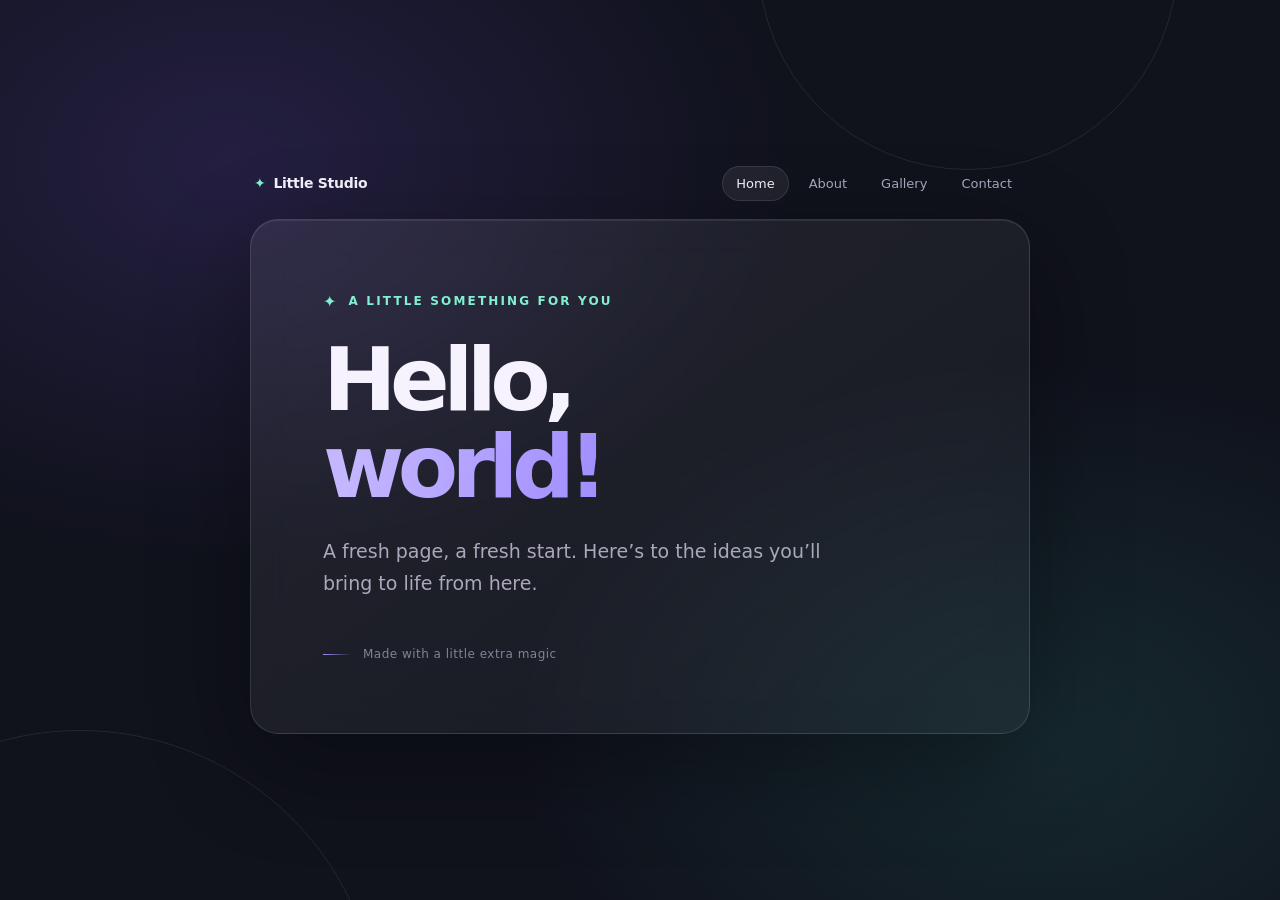
<file: index.html>
<!doctype html>
<html lang="en">
<head>
  <meta charset="utf-8">
  <meta name="viewport" content="width=device-width, initial-scale=1">
  <meta name="theme-color" content="#10121c">
  <meta name="description" content="A little hello, made with care.">
  <title>Hello, World!</title>
  <link rel="stylesheet" href="styles.css">
</head>
<body>
  <div class="scene" aria-hidden="true"><span class="orb orb-one"></span><span class="orb orb-two"></span></div>
  <div class="shell">
    <nav class="nav" aria-label="Main navigation">
      <a class="brand" href="index.html"><span class="brand-mark" aria-hidden="true">✦</span>Little Studio</a>
      <div class="nav-links"><a class="link" href="index.html" aria-current="page">Home</a><a class="link" href="about.html">About</a><a class="link" href="gallery.html">Gallery</a><a class="link" href="contact.html">Contact</a></div>
    </nav>
    <main class="card">
      <p class="eyebrow"><span class="spark" aria-hidden="true">✦</span> A little something for you</p>
      <h1>Hello,<span>world!</span></h1>
      <p class="message">A fresh page, a fresh start. Here’s to the ideas you’ll bring to life from here.</p>
      <div class="footer">Made with a little extra magic</div>
    </main>
  </div>
</body>
</html>
</file>
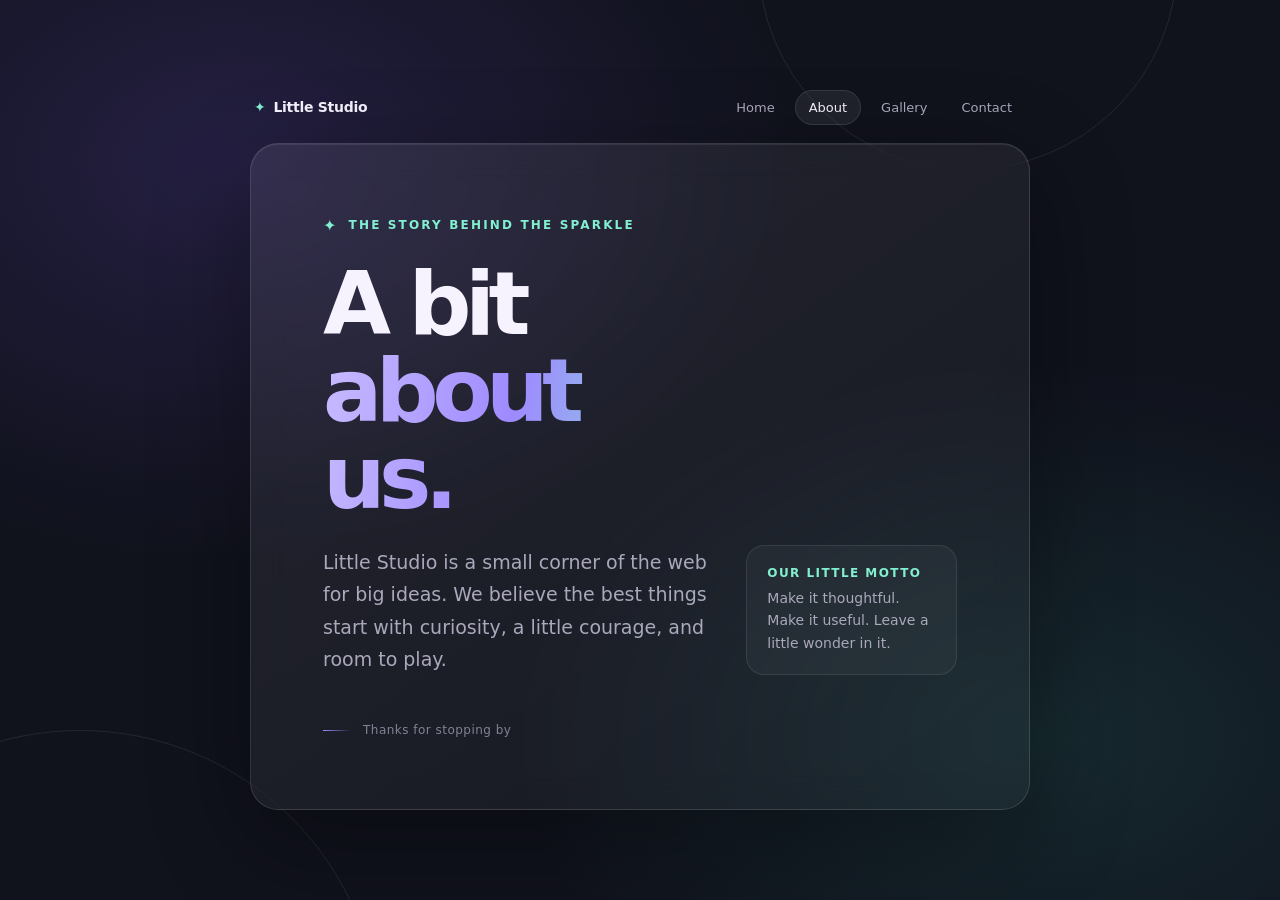
<file: about.html>
<!doctype html>
<html lang="en">
<head>
  <meta charset="utf-8">
  <meta name="viewport" content="width=device-width, initial-scale=1">
  <meta name="theme-color" content="#10121c">
  <meta name="description" content="A little about Little Studio and what we believe in.">
  <title>About · Little Studio</title>
  <link rel="stylesheet" href="styles.css">
</head>
<body>
  <div class="scene" aria-hidden="true"><span class="orb orb-one"></span><span class="orb orb-two"></span></div>
  <div class="shell">
    <nav class="nav" aria-label="Main navigation">
      <a class="brand" href="index.html"><span class="brand-mark" aria-hidden="true">✦</span>Little Studio</a>
      <div class="nav-links"><a class="link" href="index.html">Home</a><a class="link" href="about.html" aria-current="page">About</a><a class="link" href="gallery.html">Gallery</a><a class="link" href="contact.html">Contact</a></div>
    </nav>
    <main class="card">
      <p class="eyebrow"><span class="spark" aria-hidden="true">✦</span> The story behind the sparkle</p>
      <div class="about-grid">
        <div>
          <h1>A bit <span>about us.</span></h1>
          <p class="message">Little Studio is a small corner of the web for big ideas. We believe the best things start with curiosity, a little courage, and room to play.</p>
        </div>
        <aside class="note">
          <strong>Our little motto</strong>
          <p>Make it thoughtful. Make it useful. Leave a little wonder in it.</p>
        </aside>
      </div>
      <div class="footer">Thanks for stopping by</div>
    </main>
  </div>
</body>
</html>
</file>
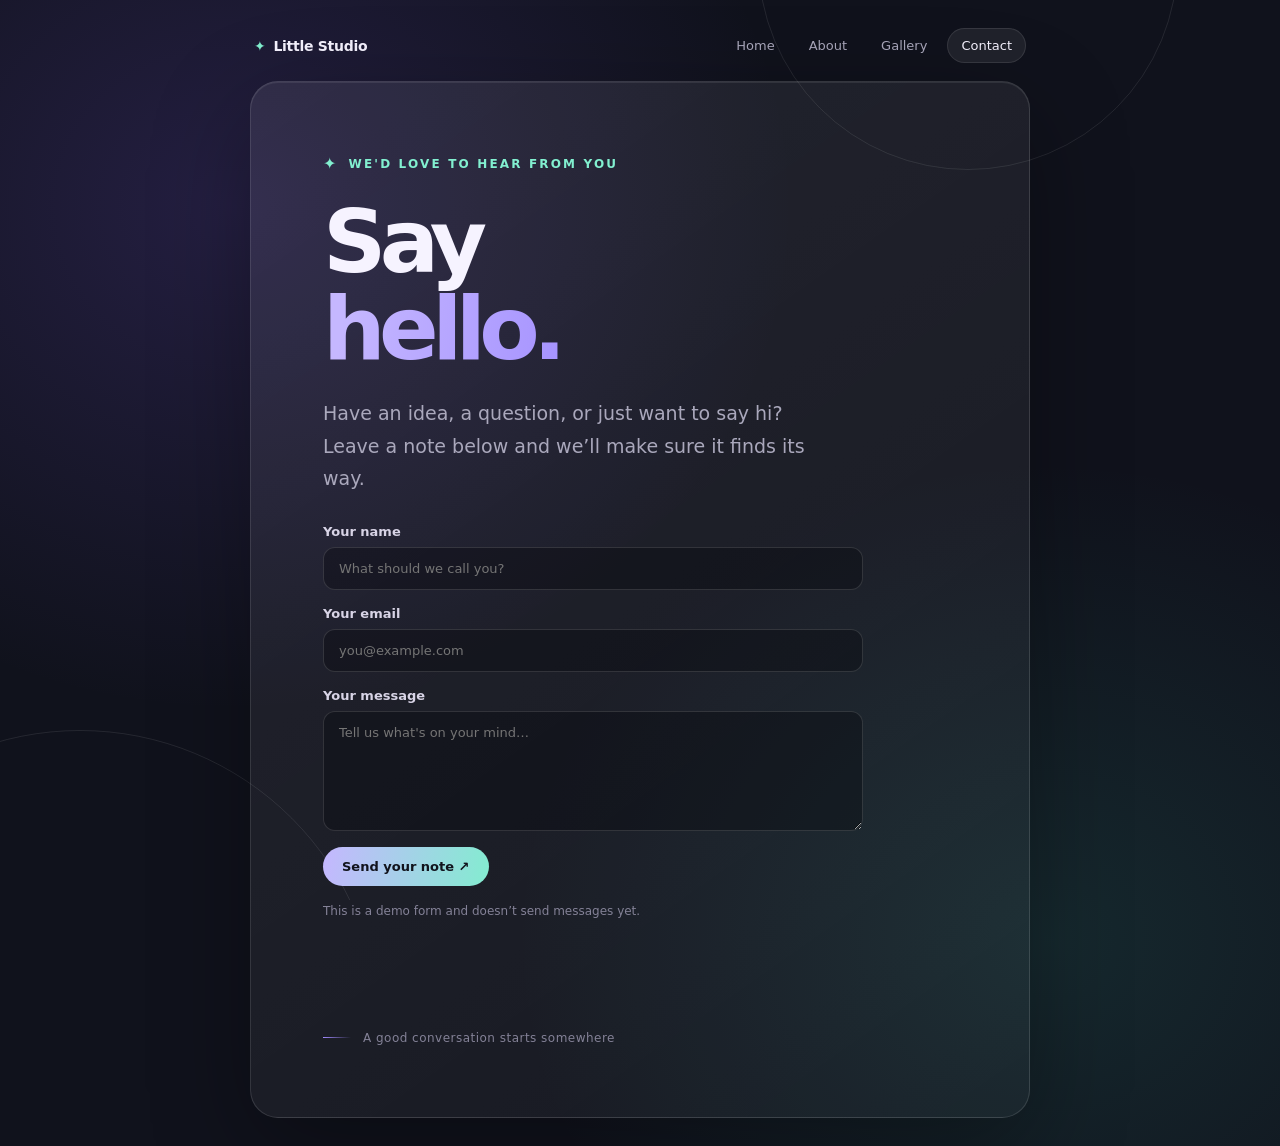
<file: contact.html>
<!doctype html>
<html lang="en">
<head>
  <meta charset="utf-8">
  <meta name="viewport" content="width=device-width, initial-scale=1">
  <meta name="theme-color" content="#10121c">
  <meta name="description" content="Get in touch with Little Studio.">
  <title>Contact Us · Little Studio</title>
  <link rel="stylesheet" href="styles.css">
</head>
<body>
  <div class="scene" aria-hidden="true"><span class="orb orb-one"></span><span class="orb orb-two"></span></div>
  <div class="shell">
    <nav class="nav" aria-label="Main navigation">
      <a class="brand" href="index.html"><span class="brand-mark" aria-hidden="true">✦</span>Little Studio</a>
      <div class="nav-links"><a class="link" href="index.html">Home</a><a class="link" href="about.html">About</a><a class="link" href="gallery.html">Gallery</a><a class="link" href="contact.html" aria-current="page">Contact</a></div>
    </nav>
    <main class="card">
      <p class="eyebrow"><span class="spark" aria-hidden="true">✦</span> We'd love to hear from you</p>
      <h1>Say <span>hello.</span></h1>
      <p class="message">Have an idea, a question, or just want to say hi? Leave a note below and we’ll make sure it finds its way.</p>
      <form class="contact-form" id="contact-form">
        <label class="field">Your name<input name="name" autocomplete="name" placeholder="What should we call you?" required></label>
        <label class="field">Your email<input name="email" type="email" autocomplete="email" placeholder="you@example.com" required></label>
        <label class="field">Your message<textarea name="message" placeholder="Tell us what's on your mind…" required></textarea></label>
        <button class="button" type="submit">Send your note <span aria-hidden="true">↗</span></button>
        <p class="form-note">This is a demo form and doesn’t send messages yet.</p>
        <p class="form-status" id="form-status" role="status" aria-live="polite"></p>
      </form>
      <div class="footer">A good conversation starts somewhere</div>
    </main>
  </div>
  <script>
    document.getElementById('contact-form').addEventListener('submit', (event) => {
      event.preventDefault();
      document.getElementById('form-status').textContent = 'Thanks for your note! This demo form is ready to connect to a message service.';
      event.currentTarget.reset();
    });
  </script>
</body>
</html>
</file>
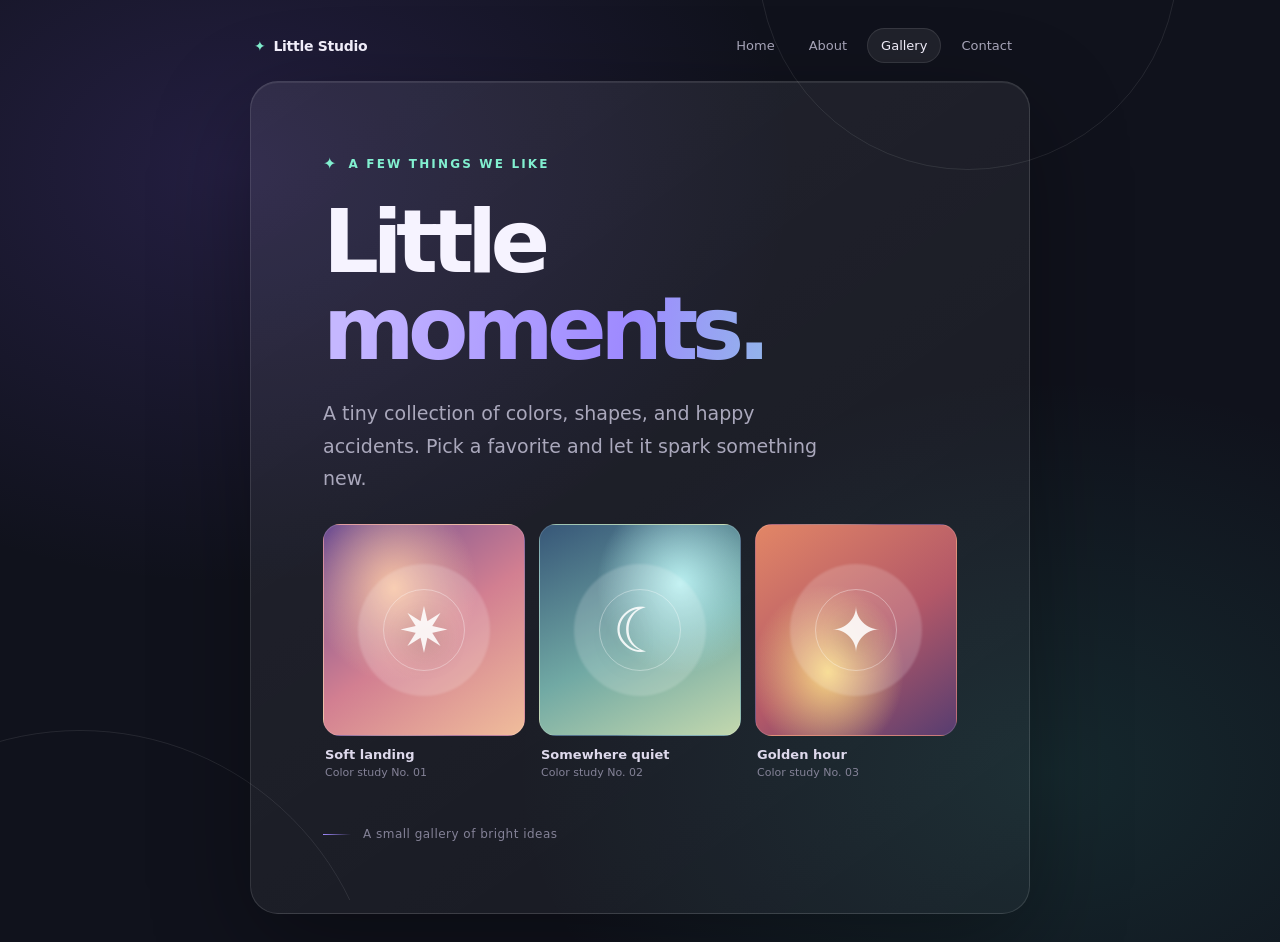
<file: gallery.html>
<!doctype html>
<html lang="en">
<head>
  <meta charset="utf-8">
  <meta name="viewport" content="width=device-width, initial-scale=1">
  <meta name="theme-color" content="#10121c">
  <meta name="description" content="A small collection of colors, shapes, and happy accidents.">
  <title>Gallery · Little Studio</title>
  <link rel="stylesheet" href="styles.css">
</head>
<body>
  <div class="scene" aria-hidden="true"><span class="orb orb-one"></span><span class="orb orb-two"></span></div>
  <div class="shell">
    <nav class="nav" aria-label="Main navigation">
      <a class="brand" href="index.html"><span class="brand-mark" aria-hidden="true">✦</span>Little Studio</a>
      <div class="nav-links"><a class="link" href="index.html">Home</a><a class="link" href="about.html">About</a><a class="link" href="gallery.html" aria-current="page">Gallery</a><a class="link" href="contact.html">Contact</a></div>
    </nav>
    <main class="card">
      <p class="eyebrow"><span class="spark" aria-hidden="true">✦</span> A few things we like</p>
      <h1>Little <span>moments.</span></h1>
      <p class="message">A tiny collection of colors, shapes, and happy accidents. Pick a favorite and let it spark something new.</p>
      <section class="gallery-grid" aria-label="Gallery collection">
        <article class="gallery-item"><div class="art art-one" role="img" aria-label="Abstract peach and violet sunset with a glowing star"><span aria-hidden="true">✷</span></div><p class="gallery-caption">Soft landing<small>Color study No. 01</small></p></article>
        <article class="gallery-item"><div class="art art-two" role="img" aria-label="Abstract sea glass green and blue with a small moon"><span aria-hidden="true">☾</span></div><p class="gallery-caption">Somewhere quiet<small>Color study No. 02</small></p></article>
        <article class="gallery-item"><div class="art art-three" role="img" aria-label="Abstract warm coral and gold with a bright spark"><span aria-hidden="true">✦</span></div><p class="gallery-caption">Golden hour<small>Color study No. 03</small></p></article>
      </section>
      <div class="footer">A small gallery of bright ideas</div>
    </main>
  </div>
</body>
</html>
</file>
<file: styles.css>
:root {
  color-scheme: dark;
  --ink: #f6f3ff;
  --muted: #aaa8bc;
  --violet: #a18aff;
  --mint: #82f0d0;
}
* { box-sizing: border-box; }
body {
  min-height: 100svh;
  margin: 0;
  padding: 28px;
  display: grid;
  place-items: center;
  color: var(--ink);
  font-family: Inter, ui-sans-serif, system-ui, -apple-system, BlinkMacSystemFont, "Segoe UI", sans-serif;
  background: #10121c;
  background-image: radial-gradient(ellipse at 18% 18%, rgb(117 82 216 / 20%), transparent 38%), radial-gradient(ellipse at 82% 82%, rgb(57 180 158 / 14%), transparent 36%);
}
.scene { position: fixed; inset: 0; pointer-events: none; overflow: hidden; }
.orb { position: absolute; border: 1px solid rgb(255 255 255 / 9%); border-radius: 50%; }
.orb-one { width: 420px; height: 420px; top: -250px; right: 8%; }
.orb-two { width: 600px; height: 600px; bottom: -430px; left: -220px; }
.shell { position: relative; width: min(100%, 780px); animation: arrive 750ms cubic-bezier(.2,.8,.2,1) both; }
.nav { display: flex; justify-content: space-between; align-items: center; gap: 20px; margin: 0 4px 18px; }
.brand { color: var(--ink); text-decoration: none; font-size: 14px; font-weight: 750; letter-spacing: -.02em; }
.brand-mark { color: var(--mint); margin-right: 8px; }
.nav-links { display: flex; gap: 6px; }
.nav a.link { padding: 9px 13px; border: 1px solid transparent; border-radius: 999px; color: var(--muted); text-decoration: none; font-size: 13px; transition: color .2s, background .2s, border-color .2s; }
.nav a.link:hover, .nav a.link[aria-current="page"] { color: var(--ink); border-color: rgb(255 255 255 / 10%); background: rgb(255 255 255 / 7%); }
.card { position: relative; padding: clamp(34px, 8vw, 72px); border: 1px solid rgb(255 255 255 / 12%); border-radius: 28px; background: linear-gradient(145deg, rgb(255 255 255 / 8%), rgb(255 255 255 / 3%)); box-shadow: 0 30px 100px rgb(0 0 0 / 32%), inset 0 1px rgb(255 255 255 / 8%); backdrop-filter: blur(18px); }
.eyebrow { display: inline-flex; align-items: center; gap: 10px; margin: 0 0 25px; color: var(--mint); font-size: 12px; font-weight: 700; letter-spacing: .18em; text-transform: uppercase; }
.spark { font-size: 16px; animation: twinkle 2.5s ease-in-out infinite; }
h1 { margin: 0; font-size: clamp(52px, 10vw, 88px); line-height: .99; letter-spacing: -.075em; font-weight: 750; }
h1 span { display: block; color: transparent; background: linear-gradient(100deg, #c5b7ff 4%, #9e8aff 48%, #83ecd0 100%); background-clip: text; -webkit-background-clip: text; }
.message { max-width: 510px; margin: 25px 0 0; color: var(--muted); font-size: clamp(16px, 2.5vw, 19px); line-height: 1.7; }
.footer { display: flex; align-items: center; gap: 12px; margin-top: 48px; color: #848297; font-size: 12px; letter-spacing: .04em; }
.footer::before { content: ""; width: 28px; height: 1px; background: linear-gradient(90deg, var(--violet), transparent); }
.about-grid { display: grid; grid-template-columns: 1.3fr .7fr; gap: 32px; align-items: end; }
.note { padding: 20px; border: 1px solid rgb(255 255 255 / 9%); border-radius: 18px; background: rgb(255 255 255 / 4%); }
.note strong { display: block; margin-bottom: 7px; color: var(--mint); font-size: 12px; letter-spacing: .12em; text-transform: uppercase; }
.note p { margin: 0; color: var(--muted); font-size: 14px; line-height: 1.6; }
.gallery-grid { display: grid; grid-template-columns: repeat(3, 1fr); gap: 14px; margin-top: 30px; }
.gallery-item { min-width: 0; }
.art { position: relative; display: grid; place-items: center; aspect-ratio: 1 / 1.05; overflow: hidden; border: 1px solid rgb(255 255 255 / 12%); border-radius: 17px; }
.art::before, .art::after { content: ""; position: absolute; border-radius: 50%; }
.art::before { width: 66%; aspect-ratio: 1; background: rgb(255 255 255 / 17%); filter: blur(1px); }
.art::after { width: 40%; aspect-ratio: 1; border: 1px solid rgb(255 255 255 / 35%); }
.art span { position: relative; z-index: 1; color: rgb(255 255 255 / 88%); font-size: clamp(30px, 8vw, 62px); text-shadow: 0 8px 30px rgb(0 0 0 / 22%); }
.art-one { background: radial-gradient(ellipse at 35% 30%, #f7c4a4, transparent 45%), linear-gradient(145deg, #6c4d91, #d27f91 52%, #f0bd9b); }
.art-two { background: radial-gradient(ellipse at 70% 28%, #b9eff0, transparent 42%), linear-gradient(155deg, #375778, #71a9a4 55%, #c3d8ae); }
.art-three { background: radial-gradient(ellipse at 36% 70%, #f7d783, transparent 42%), linear-gradient(145deg, #e28666, #b35868 55%, #573d70); }
.gallery-caption { margin: 11px 2px 0; color: #ded9ec; font-size: 13px; font-weight: 600; }
.gallery-caption small { display: block; margin-top: 4px; color: #848297; font-size: 11px; font-weight: 400; }
.contact-form { display: grid; gap: 16px; max-width: 540px; margin-top: 30px; }
.field { display: grid; gap: 8px; color: #d8d4e6; font-size: 13px; font-weight: 600; }
.field input, .field textarea { width: 100%; border: 1px solid rgb(255 255 255 / 13%); border-radius: 12px; padding: 13px 15px; outline: none; color: var(--ink); background: rgb(7 8 14 / 35%); font: inherit; font-weight: 400; }
.field textarea { min-height: 120px; resize: vertical; }
.field input:focus, .field textarea:focus { border-color: var(--violet); box-shadow: 0 0 0 3px rgb(161 138 255 / 15%); }
.button { justify-self: start; border: 0; border-radius: 999px; padding: 12px 19px; color: #11131c; background: linear-gradient(100deg, #c5b7ff, #83ecd0); font: inherit; font-size: 13px; font-weight: 750; cursor: pointer; transition: transform .2s; }
.button:hover { transform: translateY(-2px); }
.form-note { margin: 0; color: #848297; font-size: 12px; line-height: 1.6; }
.form-status { min-height: 1.5em; color: var(--mint); font-size: 13px; }
@keyframes arrive { from { opacity: 0; transform: translateY(18px) scale(.985); } to { opacity: 1; transform: translateY(0) scale(1); } }
@keyframes twinkle { 50% { transform: rotate(18deg) scale(1.18); opacity: .7; } }
@media (max-width: 600px) { body { padding: 18px; } .about-grid { grid-template-columns: 1fr; gap: 24px; } .nav { align-items: flex-start; gap: 8px; flex-wrap: wrap; } .nav-links { gap: 0; } .nav a.link { padding: 8px 9px; font-size: 12px; } .card { border-radius: 23px; } .gallery-grid { grid-template-columns: 1fr; gap: 20px; } .art { aspect-ratio: 1.6 / 1; } }
@media (prefers-reduced-motion: reduce) { *, *::before, *::after { animation-duration: .01ms !important; animation-iteration-count: 1 !important; scroll-behavior: auto !important; transition-duration: .01ms !important; } }
</file>
